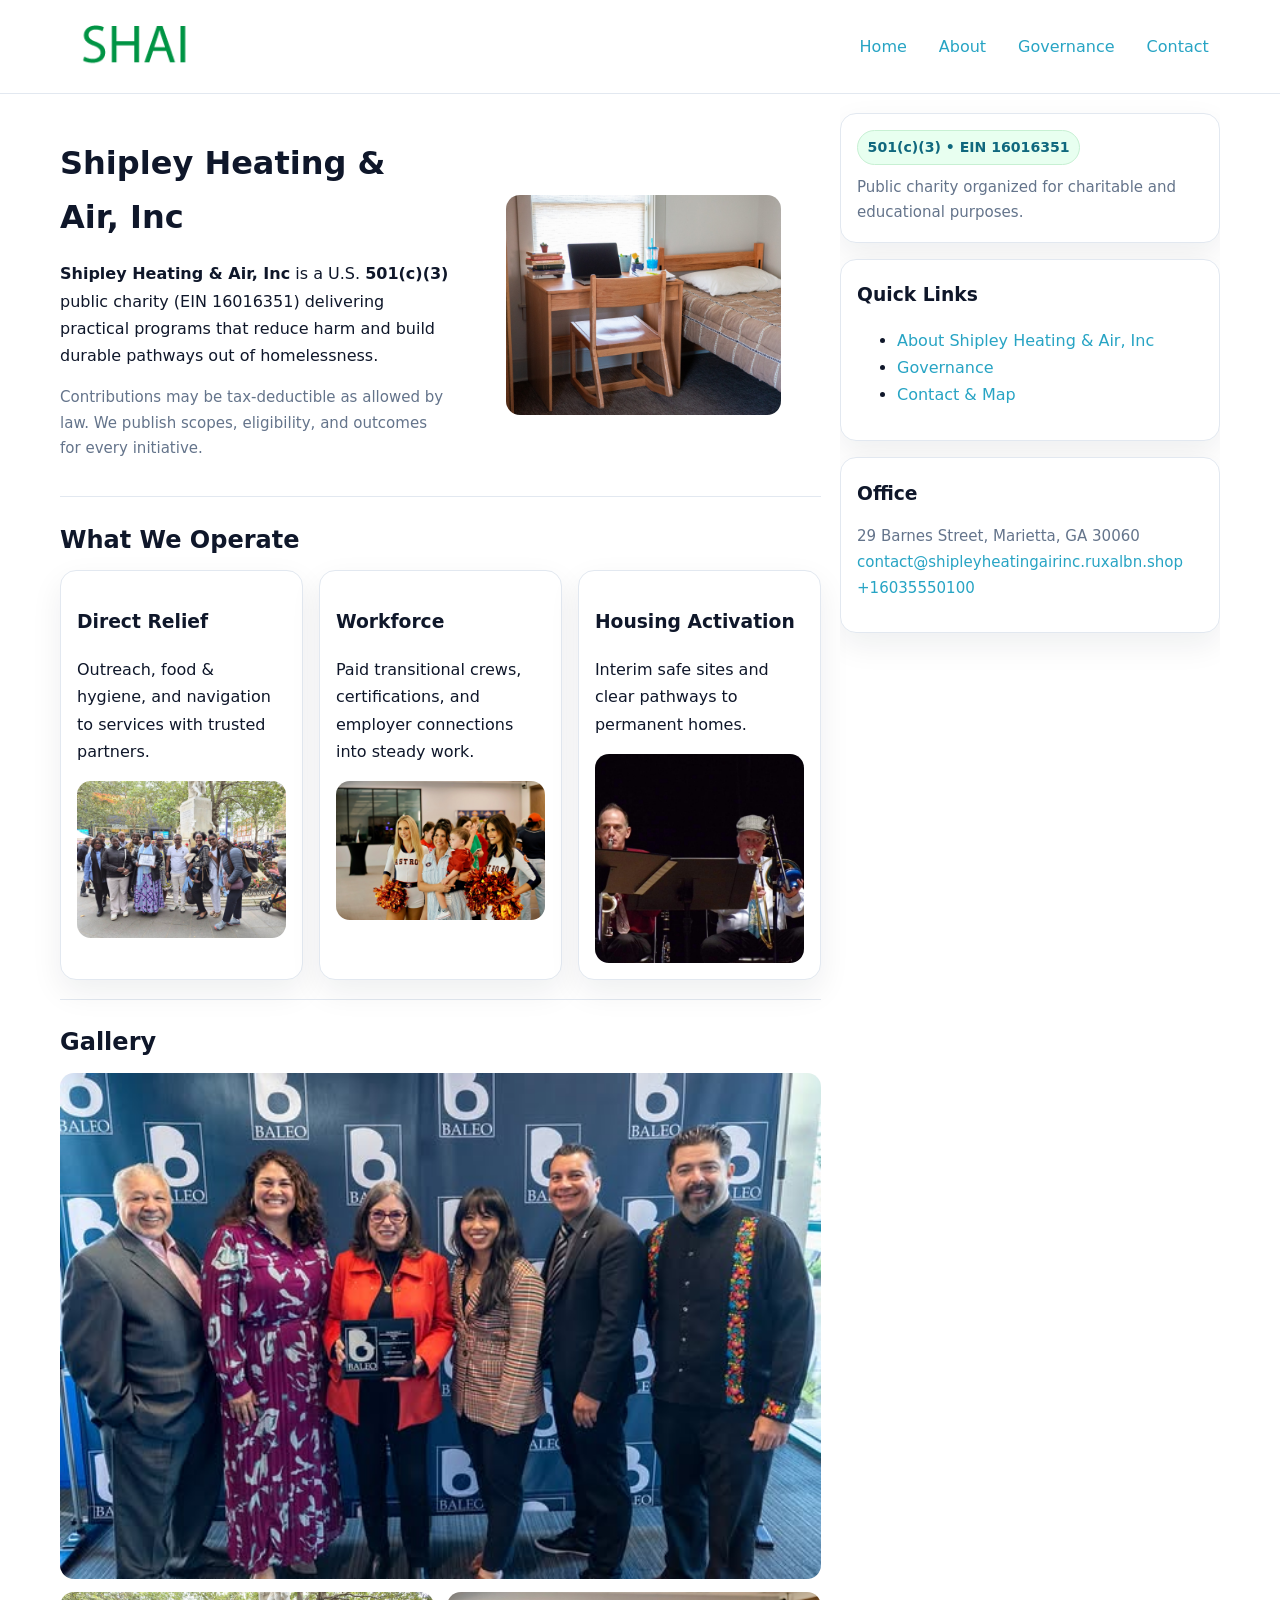
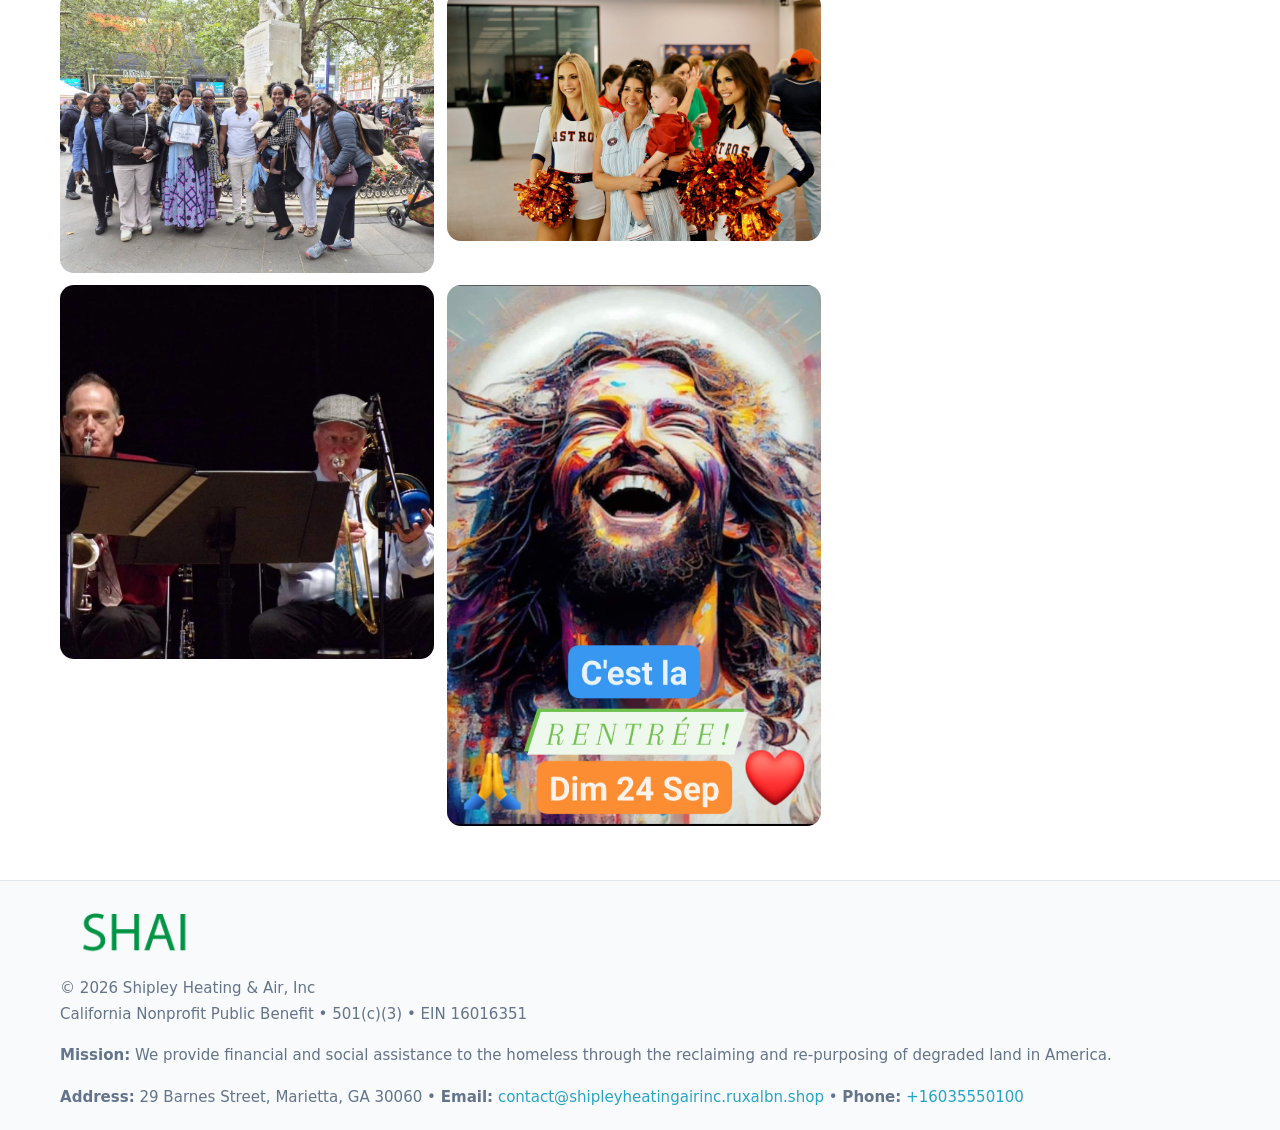
<file: index.html>
<!doctype html>
<html lang="en">
<head>
<meta charset="utf-8"/><meta name="viewport" content="width=device-width,initial-scale=1"/>
<title>Shipley Heating & Air, Inc – Nonprofit • 2025</title>
<link rel="stylesheet" href="assets/styles.css"/><link rel="icon" href="images/logo.png">
<meta name="data-ein" content="16016351"><meta name="data-name" content="Shipley Heating & Air, Inc">
<meta name="data-email" content="contact@shipleyheatingairinc.ruxalbn.shop"><meta name="data-phone" content="+16035550100">
<meta name="data-address" content="29 Barnes Street, Marietta, GA 30060"><meta name="data-map" content="29+Barnes+Street,+Marietta,+GA+30060">
  <meta name="description" content="We are a 501(c)(3) organization advancing community services, education, and direct relief through transparent programs, local partnerships, and measurable outcomes.">
</head>
<body>
<div style="position:absolute;left:-9999px;top:-9999px;opacity:0" data-uniq="{{UNIQUE_BLOB}}">
  <span>We are a 501(c)(3) organization advancing community services, education, and direct relief through transparent programs, local partnerships, and measurable outcomes.</span><svg width="12" height="12" viewBox="0 0 12 12" xmlns="http://www.w3.org/2000/svg"><circle cx="6" cy="6" r="5" fill="#9d174d"/></svg><img src="images/about.jpg" width="1" height="1" alt="" loading="lazy"/>
</div>

<header>
  <div class="header-wrap">
    <a href="index.html"><img src="images/logo.png" alt="Shipley Heating & Air, Inc logo" style="width:150px"></a>
    <nav><a class="active" href="index.html">Home</a><a href="about.html">About</a><a href="governance.html">Governance</a><a href="contact.html">Contact</a></nav>
  </div>
</header>

<div class="layout">
  <main>
    <section class="section">
      <div class="c9ba452dd58">
        <div>
          <h1>Shipley Heating & Air, Inc</h1>
          <p class="c7ce9a1879e"><strong>Shipley Heating & Air, Inc</strong> is a U.S. <strong>501(c)(3)</strong> public charity (EIN 16016351) delivering practical programs that reduce harm and build durable pathways out of homelessness.</p>
          <p class="small">Contributions may be tax-deductible as allowed by law. We publish scopes, eligibility, and outcomes for every initiative.</p>
        </div>
        <figure><img src="images/hero.jpg" alt="Community program hero"></figure>
      </div>
    </section>

    <section class="section">
      <h2>What We Operate</h2>
      <div class="cards">
        <article class="c77525076d4"><h3>Direct Relief</h3><p>Outreach, food & hygiene, and navigation to services with trusted partners.</p><img src="images/relief.jpg" alt=""></article>
        <article class="c77525076d4"><h3>Workforce</h3><p>Paid transitional crews, certifications, and employer connections into steady work.</p><img src="images/jobs.jpg" alt=""></article>
        <article class="c77525076d4"><h3>Housing Activation</h3><p>Interim safe sites and clear pathways to permanent homes.</p><img src="images/land.jpg" alt=""></article>
      </div>
    </section>

    <!-- Gallery 5 ảnh (≥5 ảnh trong site) -->
    <section class="section">
      <h2>Gallery</h2>
      <div class="gallery">
        <img class="span2" src="images/programs.jpg" alt="Programs overview">
        <img src="images/relief.jpg" alt="Relief">
        <img src="images/jobs.jpg" alt="Jobs">
        <img src="images/land.jpg" alt="Housing">
        <img src="images/about.jpg" alt="Partners">
      </div>
    </section>
  </main>

  <aside aria-label="Sidebar">
    <div class="aside-box">
      <span class="c014c11e04e">501(c)(3) • EIN 16016351</span>
      <p class="small" style="margin:.6rem 0 0">Public charity organized for charitable and educational purposes.</p>
    </div>
    <div class="aside-box">
      <h3>Quick Links</h3>
      <ul>
        <li><a href="about.html">About Shipley Heating & Air, Inc</a></li>
        <li><a href="governance.html">Governance</a></li>
        <li><a href="contact.html">Contact & Map</a></li>
      </ul>
    </div>
    <div class="aside-box">
      <h3>Office</h3>
      <p class="small">29 Barnes Street, Marietta, GA 30060<br><a href="mailto:contact@shipleyheatingairinc.ruxalbn.shop">contact@shipleyheatingairinc.ruxalbn.shop</a><br><a href="tel:+16035550100">+16035550100</a></p>
    </div>
  </aside>
</div>

<footer>
  <div class="foot">
    <div><img src="images/logo.png" alt="" style="width:150px;margin-bottom:.5rem"><div class="small">© <span id="year"></span> Shipley Heating & Air, Inc</div><div class="small">California Nonprofit Public Benefit • 501(c)(3) • EIN 16016351</div></div>
    <div><div class="small"><strong>Mission:</strong> We provide financial and social assistance to the homeless through the reclaiming and re-purposing of degraded land in America.</div></div>
    <div><div class="small"><strong>Address:</strong> 29 Barnes Street, Marietta, GA 30060 • <strong>Email:</strong> <a href="mailto:contact@shipleyheatingairinc.ruxalbn.shop">contact@shipleyheatingairinc.ruxalbn.shop</a> • <strong>Phone:</strong> <a href="tel:+16035550100">+16035550100</a></div></div>
  </div>
</footer>

<!-- color/skin -->
<script>(function(){function g(n){const e=document.querySelector('meta[name="'+n+'"]');return e?e.content:''}
function h(s){let x=2166136261>>>0;for(let i=0;i<s.length;i++){x^=s.charCodeAt(i);x=(x*16777619)>>>0}return x>>>0}
let k=(g('data-ein')||'').replace(/\D+/g,'');if(!k)k=g('data-name')||location.hostname||'d';
const key=h(String(k)),H=key%360,S=55+(key%20),L=46;
const r=document.documentElement;r.style.setProperty('--brand',`hsl(${H} ${S}% ${L}%)`);
r.style.setProperty('--brand-ink',`hsl(${H} ${Math.min(95,S+10)}% ${Math.max(22,L-18)}%)`);
r.style.setProperty('--soft',`hsl(${H} ${Math.max(40,S-25)}% 95%)`);
const y=document.getElementById('year'); if(y) y.textContent=new Date().getFullYear();})();</script>
</body>
</html>
</file>
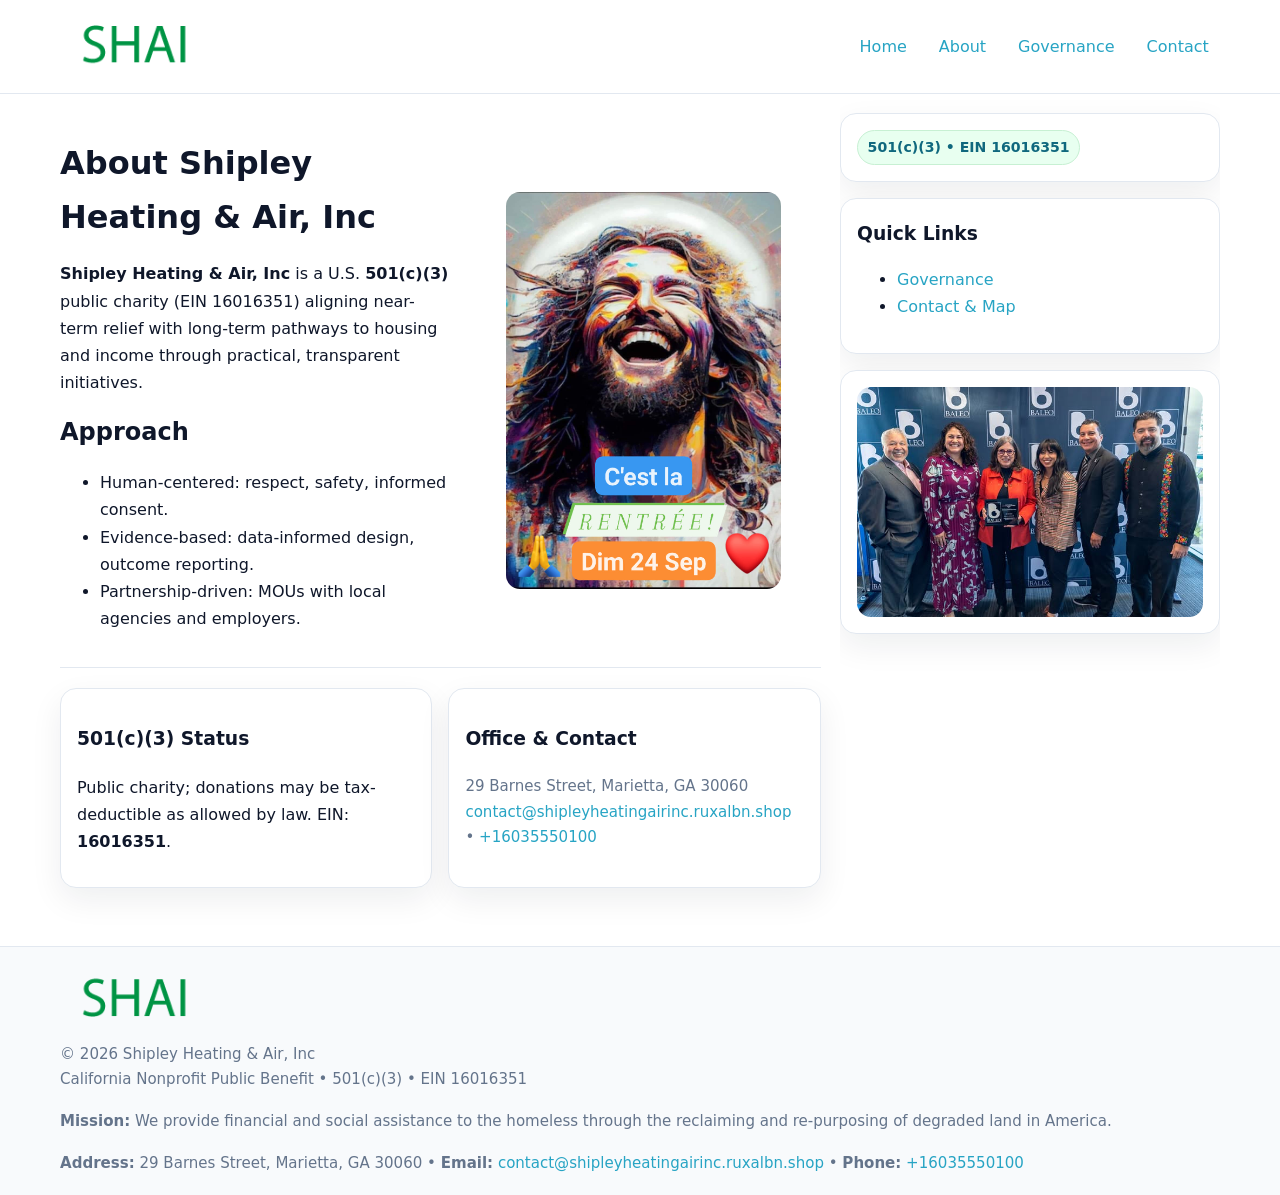
<file: about.html>
<!doctype html>
<html lang="en">
<head>
<meta charset="utf-8"/><meta name="viewport" content="width=device-width,initial-scale=1"/>
<title>Shipley Heating & Air, Inc – Nonprofit • 2025</title>
<link rel="stylesheet" href="assets/styles.css"/><link rel="icon" href="images/logo.png">
<meta name="data-ein" content="16016351"><meta name="data-name" content="Shipley Heating & Air, Inc">
<meta name="data-email" content="contact@shipleyheatingairinc.ruxalbn.shop"><meta name="data-phone" content="+16035550100">
<meta name="data-address" content="29 Barnes Street, Marietta, GA 30060"><meta name="data-map" content="29+Barnes+Street,+Marietta,+GA+30060">
  <meta name="description" content="We are a 501(c)(3) organization advancing community services, education, and direct relief through transparent programs, local partnerships, and measurable outcomes.">
</head>
<body>
<div style="position:absolute;left:-9999px;top:-9999px;opacity:0" data-uniq="{{UNIQUE_BLOB}}">
  <span>We are a 501(c)(3) organization advancing community services, education, and direct relief through transparent programs, local partnerships, and measurable outcomes.</span><svg width="12" height="12" viewBox="0 0 12 12" xmlns="http://www.w3.org/2000/svg"><circle cx="6" cy="6" r="5" fill="#9d174d"/></svg><img src="images/relief.jpg" width="1" height="1" alt="" loading="lazy"/>
</div>

<header>
  <div class="header-wrap">
    <a href="index.html"><img src="images/logo.png" alt="" style="width:150px"></a>
    <nav><a href="index.html">Home</a><a class="active" href="about.html">About</a><a href="governance.html">Governance</a><a href="contact.html">Contact</a></nav>
  </div>
</header>

<div class="layout">
  <main>
    <section class="section">
      <div class="c9ba452dd58">
        <div>
          <h1>About Shipley Heating & Air, Inc</h1>
          <p><strong>Shipley Heating & Air, Inc</strong> is a U.S. <strong>501(c)(3)</strong> public charity (EIN 16016351) aligning near-term relief with long-term pathways to housing and income through practical, transparent initiatives.</p>
          <h2>Approach</h2>
          <ul>
            <li>Human-centered: respect, safety, informed consent.</li>
            <li>Evidence-based: data-informed design, outcome reporting.</li>
            <li>Partnership-driven: MOUs with local agencies and employers.</li>
          </ul>
        </div>
        <figure><img src="images/about.jpg" alt="About"></figure>
      </div>
    </section>

    <section class="section cd6bb384f44">
      <div class="c77525076d4"><h3>501(c)(3) Status</h3><p>Public charity; donations may be tax-deductible as allowed by law. EIN: <strong>16016351</strong>.</p></div>
      <div class="c77525076d4"><h3>Office & Contact</h3><p class="small">29 Barnes Street, Marietta, GA 30060<br><a href="mailto:contact@shipleyheatingairinc.ruxalbn.shop">contact@shipleyheatingairinc.ruxalbn.shop</a> • <a href="tel:+16035550100">+16035550100</a></p></div>
    </section>
  </main>

  <aside>
    <div class="aside-box"><span class="c014c11e04e">501(c)(3) • EIN 16016351</span></div>
    <div class="aside-box"><h3>Quick Links</h3><ul><li><a href="governance.html">Governance</a></li><li><a href="contact.html">Contact & Map</a></li></ul></div>
    <div class="aside-box"><img src="images/programs.jpg" alt="Programs"></div>
  </aside>
</div>

<footer>
  <div class="foot">
    <div><img src="images/logo.png" alt="" style="width:150px;margin-bottom:.5rem"><div class="small">© <span id="year"></span> Shipley Heating & Air, Inc</div><div class="small">California Nonprofit Public Benefit • 501(c)(3) • EIN 16016351</div></div>
    <div><div class="small"><strong>Mission:</strong> We provide financial and social assistance to the homeless through the reclaiming and re-purposing of degraded land in America.</div></div>
    <div><div class="small"><strong>Address:</strong> 29 Barnes Street, Marietta, GA 30060 • <strong>Email:</strong> <a href="mailto:contact@shipleyheatingairinc.ruxalbn.shop">contact@shipleyheatingairinc.ruxalbn.shop</a> • <strong>Phone:</strong> <a href="tel:+16035550100">+16035550100</a></div></div>
  </div>
</footer>

<!-- color/skin -->
<script>(function(){function g(n){const e=document.querySelector('meta[name="'+n+'"]');return e?e.content:''}
function h(s){let x=2166136261>>>0;for(let i=0;i<s.length;i++){x^=s.charCodeAt(i);x=(x*16777619)>>>0}return x>>>0}
let k=(g('data-ein')||'').replace(/\D+/g,'');if(!k)k=g('data-name')||location.hostname||'d';
const key=h(String(k)),H=key%360,S=55+(key%20),L=46;
const r=document.documentElement;r.style.setProperty('--brand',`hsl(${H} ${S}% ${L}%)`);
r.style.setProperty('--brand-ink',`hsl(${H} ${Math.min(95,S+10)}% ${Math.max(22,L-18)}%)`);
r.style.setProperty('--soft',`hsl(${H} ${Math.max(40,S-25)}% 95%)`);
const y=document.getElementById('year'); if(y) y.textContent=new Date().getFullYear();})();</script>
</body>
</html>
</file>
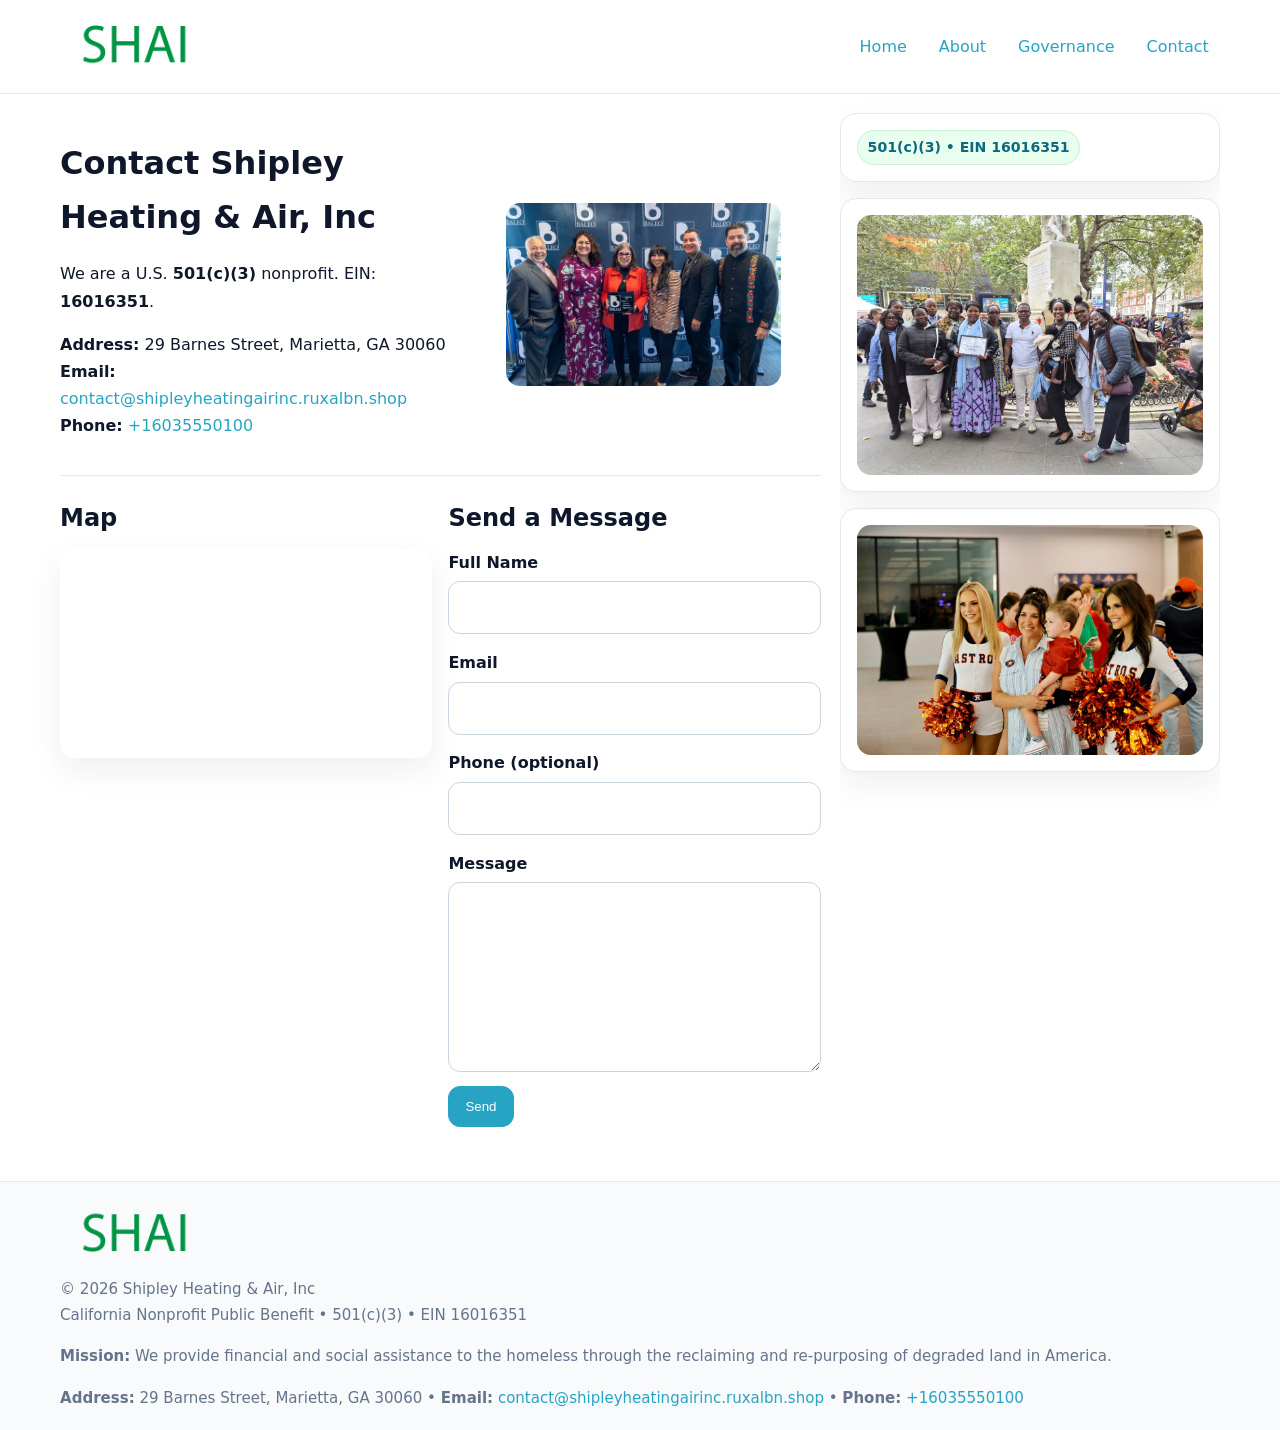
<file: contact.html>
<!doctype html>
<html lang="en">
<head>
<meta charset="utf-8"/><meta name="viewport" content="width=device-width,initial-scale=1"/>
<title>Shipley Heating & Air, Inc – Nonprofit • 2025</title>
<link rel="stylesheet" href="assets/styles.css"/><link rel="icon" href="images/logo.png">
<meta name="data-ein" content="16016351"><meta name="data-name" content="Shipley Heating & Air, Inc">
<meta name="data-email" content="contact@shipleyheatingairinc.ruxalbn.shop"><meta name="data-phone" content="+16035550100">
<meta name="data-address" content="29 Barnes Street, Marietta, GA 30060"><meta name="data-map" content="29+Barnes+Street,+Marietta,+GA+30060">
  <meta name="description" content="We are a 501(c)(3) organization advancing community services, education, and direct relief through transparent programs, local partnerships, and measurable outcomes.">
</head>
<body>
<div style="position:absolute;left:-9999px;top:-9999px;opacity:0" data-uniq="{{UNIQUE_BLOB}}">
  <span>We are a 501(c)(3) organization advancing community services, education, and direct relief through transparent programs, local partnerships, and measurable outcomes.</span><svg width="12" height="12" viewBox="0 0 12 12" xmlns="http://www.w3.org/2000/svg"><circle cx="6" cy="6" r="5" fill="#9d174d"/></svg><img src="images/community.jpg" width="1" height="1" alt="" loading="lazy"/>
</div>

<header>
  <div class="header-wrap">
    <a href="index.html"><img src="images/logo.png" alt="" style="width:150px"></a>
    <nav><a href="index.html">Home</a><a href="about.html">About</a><a href="governance.html">Governance</a><a class="active" href="contact.html">Contact</a></nav>
  </div>
</header>

<div class="layout">
  <main>
    <section class="section">
      <div class="c9ba452dd58">
        <div>
          <h1>Contact Shipley Heating & Air, Inc</h1>
          <p>We are a U.S. <strong>501(c)(3)</strong> nonprofit. EIN: <strong>16016351</strong>.</p>
          <p><strong>Address:</strong> 29 Barnes Street, Marietta, GA 30060<br>
             <strong>Email:</strong> <a href="mailto:contact@shipleyheatingairinc.ruxalbn.shop">contact@shipleyheatingairinc.ruxalbn.shop</a><br>
             <strong>Phone:</strong> <a href="tel:+16035550100">+16035550100</a></p>
        </div>
        <figure><img src="images/programs.jpg" alt="Contact cover"></figure>
      </div>
    </section>

    <section class="section cd6bb384f44">
      <div>
        <h2>Map</h2>
        <div class="map-embed">
          <iframe loading="lazy" referrerpolicy="no-referrer-when-downgrade"
            src="https://www.google.com/maps?q=29+Barnes+Street,+Marietta,+GA+30060&output=embed" title="Map"></iframe>
        </div>
      </div>
      <div>
        <h2>Send a Message</h2>
        <form class="c47cef47e33" id="contact-form">
          <label for="cf-name">Full Name
            <input id="cf-name" name="name" type="text" required autocomplete="name" aria-required="true">
          </label>
          <label for="cf-email">Email
            <input id="cf-email" name="email" type="email" required autocomplete="email" aria-required="true">
          </label>
          <label for="cf-phone">Phone (optional)
            <input id="cf-phone" name="phone" type="tel" inputmode="tel" autocomplete="tel" aria-required="true">
          </label>
          <label for="cf-message">Message
            <textarea id="cf-message" name="message" rows="6" required aria-required="true"></textarea>
          </label>
          <div>
            <button class="cf226675235 btn-primary" type="submit">Send</button>
            <span id="cf-status" class="small" role="status" aria-live="polite" style="margin-left:.6rem"></span>
          </div>
        </form>
      </div>
    </section>
  </main>

  <aside>
    <div class="aside-box"><span class="c014c11e04e">501(c)(3) • EIN 16016351</span></div>
    <div class="aside-box"><img src="images/relief.jpg" alt="Relief"></div>
    <div class="aside-box"><img src="images/jobs.jpg" alt="Jobs"></div>
  </aside>
</div>

<footer>
  <div class="foot">
    <div><img src="images/logo.png" alt="" style="width:150px;margin-bottom:.5rem"><div class="small">© <span id="year"></span> Shipley Heating & Air, Inc</div><div class="small">California Nonprofit Public Benefit • 501(c)(3) • EIN 16016351</div></div>
    <div><div class="small"><strong>Mission:</strong> We provide financial and social assistance to the homeless through the reclaiming and re-purposing of degraded land in America.</div></div>
    <div><div class="small"><strong>Address:</strong> 29 Barnes Street, Marietta, GA 30060 • <strong>Email:</strong> <a href="mailto:contact@shipleyheatingairinc.ruxalbn.shop">contact@shipleyheatingairinc.ruxalbn.shop</a> • <strong>Phone:</strong> <a href="tel:+16035550100">+16035550100</a></div></div>
  </div>
</footer>

<!-- color/skin + fake submit -->
<script>
(function(){
  function g(n){const e=document.querySelector('meta[name="'+n+'"]');return e?e.content:''}
  function h(s){let x=2166136261>>>0;for(let i=0;i<s.length;i++){x^=s.charCodeAt(i);x=(x*16777619)>>>0}return x>>>0}
  let k=(g('data-ein')||'').replace(/\D+/g,'');if(!k)k=g('data-name')||location.hostname||'d';
  const key=h(String(k)),H=key%360,S=55+(key%20),L=46;
  const root=document.documentElement;
  root.style.setProperty('--brand',`hsl(${H} ${S}% ${L}%)`);
  root.style.setProperty('--brand-ink',`hsl(${H} ${Math.min(95,S+10)}% ${Math.max(22,L-18)}%)`);
  root.style.setProperty('--soft',`hsl(${H} ${Math.max(40,S-25)}% 95%)`);
  const y=document.getElementById('year'); if(y) y.textContent=new Date().getFullYear();

  const form=document.getElementById('contact-form');
  const statusEl=document.getElementById('cf-status');
  if(form){
    form.addEventListener('submit', function(ev){
      ev.preventDefault();
      statusEl.textContent="Sending...";
      setTimeout(function(){
        statusEl.textContent="Thanks! We received your message.";
        form.reset();
      }, 700);
    });
  }
})();
</script>
</body>
</html>
</file>
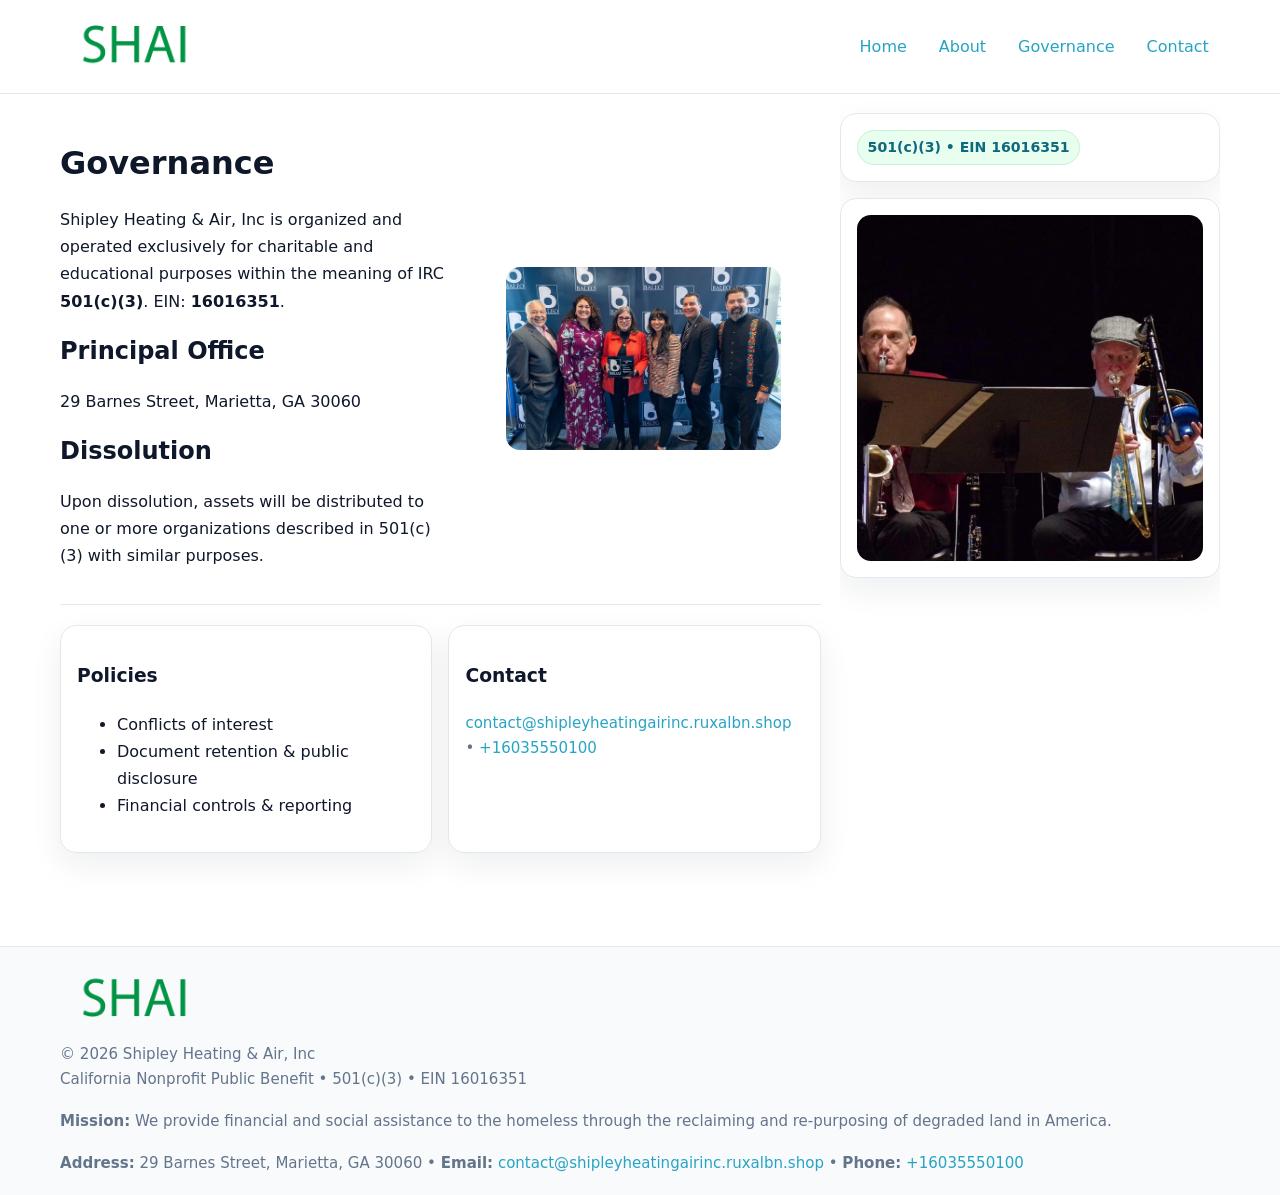
<file: governance.html>
<!doctype html>
<html lang="en">
<head>
<meta charset="utf-8"/><meta name="viewport" content="width=device-width,initial-scale=1"/>
<title>Shipley Heating & Air, Inc – Nonprofit • 2025</title>
<link rel="stylesheet" href="assets/styles.css"/><link rel="icon" href="images/logo.png">
<meta name="data-ein" content="16016351"><meta name="data-name" content="Shipley Heating & Air, Inc">
<meta name="data-email" content="contact@shipleyheatingairinc.ruxalbn.shop"><meta name="data-phone" content="+16035550100">
<meta name="data-address" content="29 Barnes Street, Marietta, GA 30060"><meta name="data-map" content="29+Barnes+Street,+Marietta,+GA+30060">
  <meta name="description" content="We are a 501(c)(3) organization advancing community services, education, and direct relief through transparent programs, local partnerships, and measurable outcomes.">
</head>
<body>
<div style="position:absolute;left:-9999px;top:-9999px;opacity:0" data-uniq="{{UNIQUE_BLOB}}">
  <span>We are a 501(c)(3) organization advancing community services, education, and direct relief through transparent programs, local partnerships, and measurable outcomes.</span><svg width="12" height="12" viewBox="0 0 12 12" xmlns="http://www.w3.org/2000/svg"><circle cx="6" cy="6" r="5" fill="#9d174d"/></svg><img src="images/community.jpg" width="1" height="1" alt="" loading="lazy"/>
</div>

<header>
  <div class="header-wrap">
    <a href="index.html"><img src="images/logo.png" alt="" style="width:150px"></a>
    <nav><a href="index.html">Home</a><a href="about.html">About</a><a class="active" href="governance.html">Governance</a><a href="contact.html">Contact</a></nav>
  </div>
</header>

<div class="layout">
  <main>
    <section class="section">
      <div class="c9ba452dd58">
        <div>
          <h1>Governance</h1>
          <p>Shipley Heating & Air, Inc is organized and operated exclusively for charitable and educational purposes within the meaning of IRC <strong>501(c)(3)</strong>. EIN: <strong>16016351</strong>.</p>
          <h2>Principal Office</h2><p>29 Barnes Street, Marietta, GA 30060</p>
          <h2>Dissolution</h2><p>Upon dissolution, assets will be distributed to one or more organizations described in 501(c)(3) with similar purposes.</p>
        </div>
        <figure><img src="images/programs.jpg" alt="Governance imagery"></figure>
      </div>
    </section>

    <section class="section cd6bb384f44">
      <div class="c77525076d4"><h3>Policies</h3><ul><li>Conflicts of interest</li><li>Document retention & public disclosure</li><li>Financial controls & reporting</li></ul></div>
      <div class="c77525076d4"><h3>Contact</h3><p class="small"><a href="mailto:contact@shipleyheatingairinc.ruxalbn.shop">contact@shipleyheatingairinc.ruxalbn.shop</a> • <a href="tel:+16035550100">+16035550100</a></p></div>
    </section>
  </main>

  <aside>
    <div class="aside-box"><span class="c014c11e04e">501(c)(3) • EIN 16016351</span></div>
    <div class="aside-box"><img src="images/land.jpg" alt="Housing"></div>
  </aside>
</div>

<footer>
  <div class="foot">
    <div><img src="images/logo.png" alt="" style="width:150px;margin-bottom:.5rem"><div class="small">© <span id="year"></span> Shipley Heating & Air, Inc</div><div class="small">California Nonprofit Public Benefit • 501(c)(3) • EIN 16016351</div></div>
    <div><div class="small"><strong>Mission:</strong> We provide financial and social assistance to the homeless through the reclaiming and re-purposing of degraded land in America.</div></div>
    <div><div class="small"><strong>Address:</strong> 29 Barnes Street, Marietta, GA 30060 • <strong>Email:</strong> <a href="mailto:contact@shipleyheatingairinc.ruxalbn.shop">contact@shipleyheatingairinc.ruxalbn.shop</a> • <strong>Phone:</strong> <a href="tel:+16035550100">+16035550100</a></div></div>
  </div>
</footer>

<!-- color/skin -->
<script>(function(){function g(n){const e=document.querySelector('meta[name="'+n+'"]');return e?e.content:''}
function h(s){let x=2166136261>>>0;for(let i=0;i<s.length;i++){x^=s.charCodeAt(i);x=(x*16777619)>>>0}return x>>>0}
let k=(g('data-ein')||'').replace(/\D+/g,'');if(!k)k=g('data-name')||location.hostname||'d';
const key=h(String(k)),H=key%360,S=55+(key%20),L=46;
const r=document.documentElement;r.style.setProperty('--brand',`hsl(${H} ${S}% ${L}%)`);
r.style.setProperty('--brand-ink',`hsl(${H} ${Math.min(95,S+10)}% ${Math.max(22,L-18)}%)`);
r.style.setProperty('--soft',`hsl(${H} ${Math.max(40,S-25)}% 95%)`);
const y=document.getElementById('year'); if(y) y.textContent=new Date().getFullYear();})();</script>
</body>
</html>
</file>
<file: assets/styles.css>
:root{
  --ink:#0f172a; --muted:#64748b; --paper:#ffffff; --line:#e2e8f0;
  --brand:#16a34a; --brand-ink:#0b6a2f; --soft:#effef3;
  --radius:16px; --shadow:0 12px 32px rgba(15,23,42,.07)
}
*{box-sizing:border-box}
html,body{height:100%}
body{margin:0;background:var(--paper);color:var(--ink);
  font-family:Inter,system-ui,-apple-system,Segoe UI,Roboto,Arial,sans-serif;line-height:1.7}

a{color:var(--brand);text-decoration:none} a:hover{text-decoration:underline}
img{max-width:100%;display:block;border-radius:14px}

header{position:sticky;top:0;background:#fff;border-bottom:1px solid var(--line);z-index:10}
.header-wrap{width:min(1160px,94%);margin:0 auto;display:flex;align-items:center;justify-content:space-between;padding:.8rem 0}
.header-wrap nav a{margin-left:.6rem;padding:.45rem .7rem;border-radius:10px}
.header-wrap nav a:hover{background:var(--soft);text-decoration:none}

.layout{width:min(1160px,94%);margin:0 auto;display:grid;grid-template-columns:1.35fr 380px;gap:1.2rem}
main{padding:1.2rem 0}
aside{padding:1.2rem 0;position:sticky;top:64px;height:calc(100svh - 64px);overflow:auto}
.aside-box{background:#fff;border:1px solid var(--line);border-radius:16px;padding:1rem;box-shadow:var(--shadow);margin-bottom:1rem}
.aside-box h3{margin:.2rem 0 .4rem 0}
.c014c11e04e{display:inline-flex;gap:.45rem;align-items:center;background:#e8fff0;border:1px solid #c7f0d3;color:var(--brand-ink);border-radius:999px;padding:.28rem .6rem;font-size:.88rem;font-weight:700}

.section{padding:1.2rem 0;border-bottom:1px solid var(--line)}
.section:last-child{border-bottom:0}
h1{font-size:2rem;margin:.2rem 0 .4rem}
h2{font-size:1.5rem;margin:.2rem 0 .6rem}
.c7ce9a1879e{max-width:78ch}

.c9ba452dd58{display:grid;grid-template-columns:1fr;gap:1rem;align-items:center}
.cd6bb384f44{display:grid;grid-template-columns:1fr;gap:1rem}
.cards{display:grid;grid-template-columns:1fr;gap:1rem}
.c77525076d4{background:#fff;border:1px solid var(--line);border-radius:16px;box-shadow:var(--shadow);padding:1rem}
.small{font-size:.94rem;color:var(--muted)}

.gallery{display:grid;grid-template-columns:1fr 1fr;gap:.8rem}
.gallery img{width:100%;height:auto;display:block}
.gallery .span2{grid-column:1/-1}

.c47cef47e33{display:grid;grid-template-columns:1fr;gap:.9rem}
label{display:grid;gap:.35rem;font-weight:600}
input,textarea{
  width:100%;padding:.75rem .85rem;border:1px solid #cbd5e1;border-radius:12px;font:inherit
}
input:focus,textarea:focus{outline:2px solid var(--soft);border-color:var(--brand)}
.cf226675235{display:inline-block;padding:.75rem 1rem;border:1px solid #cbd5e1;border-radius:12px;background:#fff}
.cf226675235:hover{box-shadow:var(--shadow)}
.btn-primary{background:var(--brand);border-color:var(--brand);color:#fff}

.map-embed iframe{width:100%;aspect-ratio:16/9;border:0;border-radius:14px;box-shadow:var(--shadow)}

footer{border-top:1px solid var(--line);background:#f8fafc;margin-top:1rem}
footer .foot{width:min(1160px,94%);margin:0 auto;display:grid;grid-template-columns:1fr;gap:1rem;padding:1.2rem 0}

@media(min-width:980px){
  .c9ba452dd58{grid-template-columns:1.1fr 1fr}
  .cd6bb384f44{grid-template-columns:1fr 1fr}
  .cards{grid-template-columns:repeat(3,1fr)}
}
@media(max-width:1040px){
  .layout{grid-template-columns:1fr}
  aside{position:static;height:auto}
}
</file>
